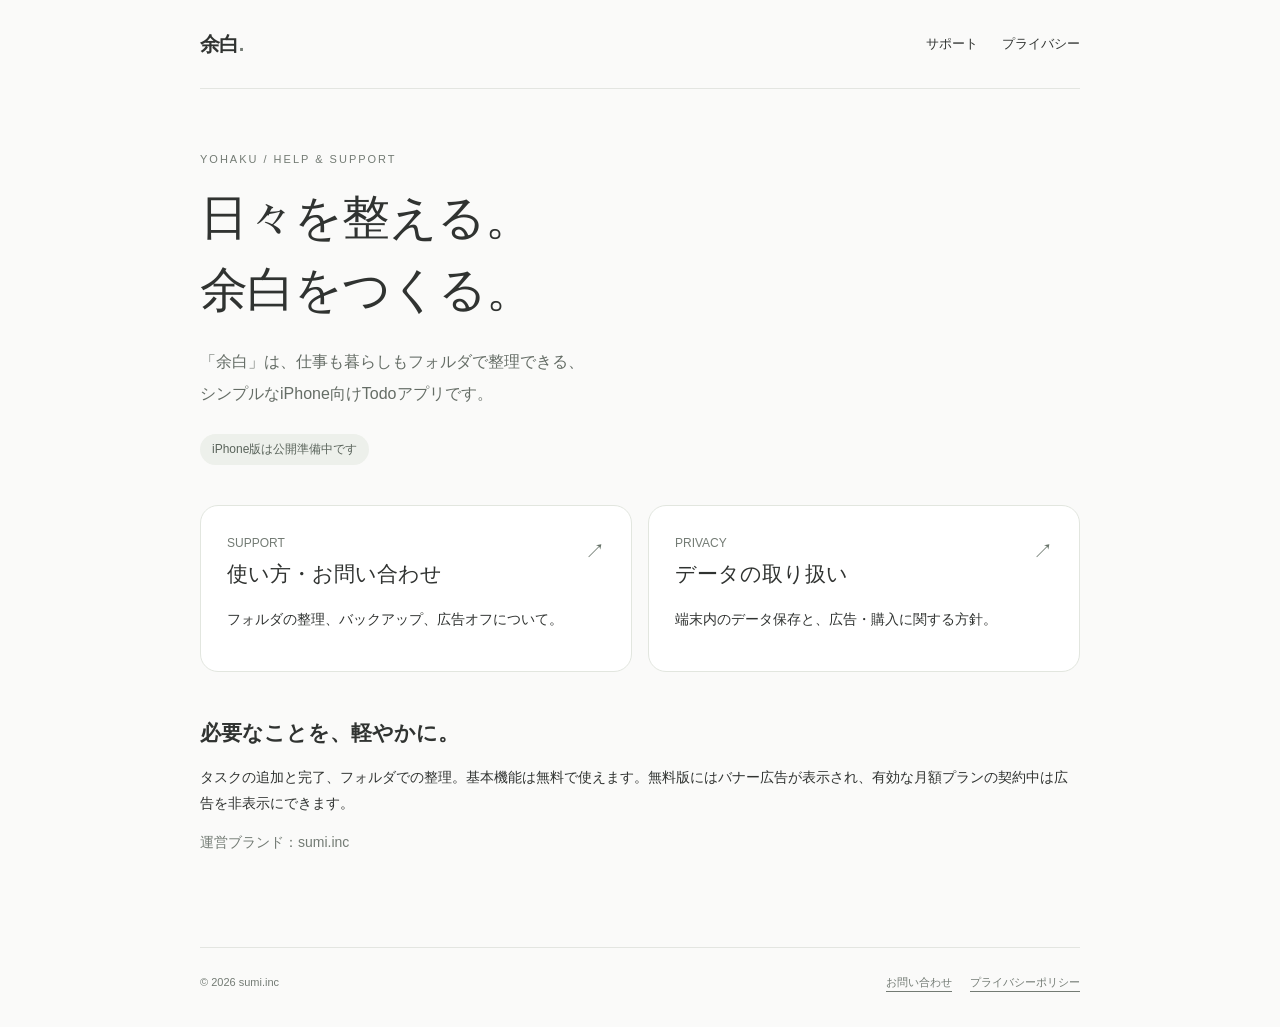
<file: docs/index.html>
<!doctype html><html lang="ja"><head><meta charset="utf-8"><meta name="viewport" content="width=device-width,initial-scale=1"><meta name="description" content="sumi.incが提供するiPhone向けTodoアプリ「余白」の使い方、お問い合わせ、プライバシーポリシー。"><meta name="color-scheme" content="light"><title>サポート | 余白 · sumi.inc</title><link rel="stylesheet" href="./style.css"><link rel="icon" href="./favicon.svg" type="image/svg+xml"></head><body><a class="skip" href="#main">本文へ移動</a><header><a class="brand" href="./">余白<span class="muted">.</span></a><nav aria-label="メインナビゲーション"><a href="./support/">サポート</a><a href="./privacy/">プライバシー</a></nav></header><main id="main"><section class="hero"><div class="eyebrow">Yohaku / Help &amp; Support</div><h1>日々を整える。<br>余白をつくる。</h1><p class="lead">「余白」は、仕事も暮らしもフォルダで整理できる、<br>シンプルなiPhone向けTodoアプリです。</p><span class="notice">iPhone版は公開準備中です</span></section><div class="links"><a class="card" href="support/"><span class="arrow" aria-hidden="true">↗</span><span>SUPPORT</span><strong>使い方・お問い合わせ</strong><p>フォルダの整理、バックアップ、広告オフについて。</p></a><a class="card" href="privacy/"><span class="arrow" aria-hidden="true">↗</span><span>PRIVACY</span><strong>データの取り扱い</strong><p>端末内のデータ保存と、広告・購入に関する方針。</p></a></div><section><h2>必要なことを、軽やかに。</h2><p>タスクの追加と完了、フォルダでの整理。基本機能は無料で使えます。無料版にはバナー広告が表示され、有効な月額プランの契約中は広告を非表示にできます。</p><p class="muted">運営ブランド：sumi.inc</p></section></main><footer><p>© 2026 sumi.inc</p><div class="footlinks"><a href="./support/">お問い合わせ</a><a href="./privacy/">プライバシーポリシー</a></div></footer></body></html>
</file>
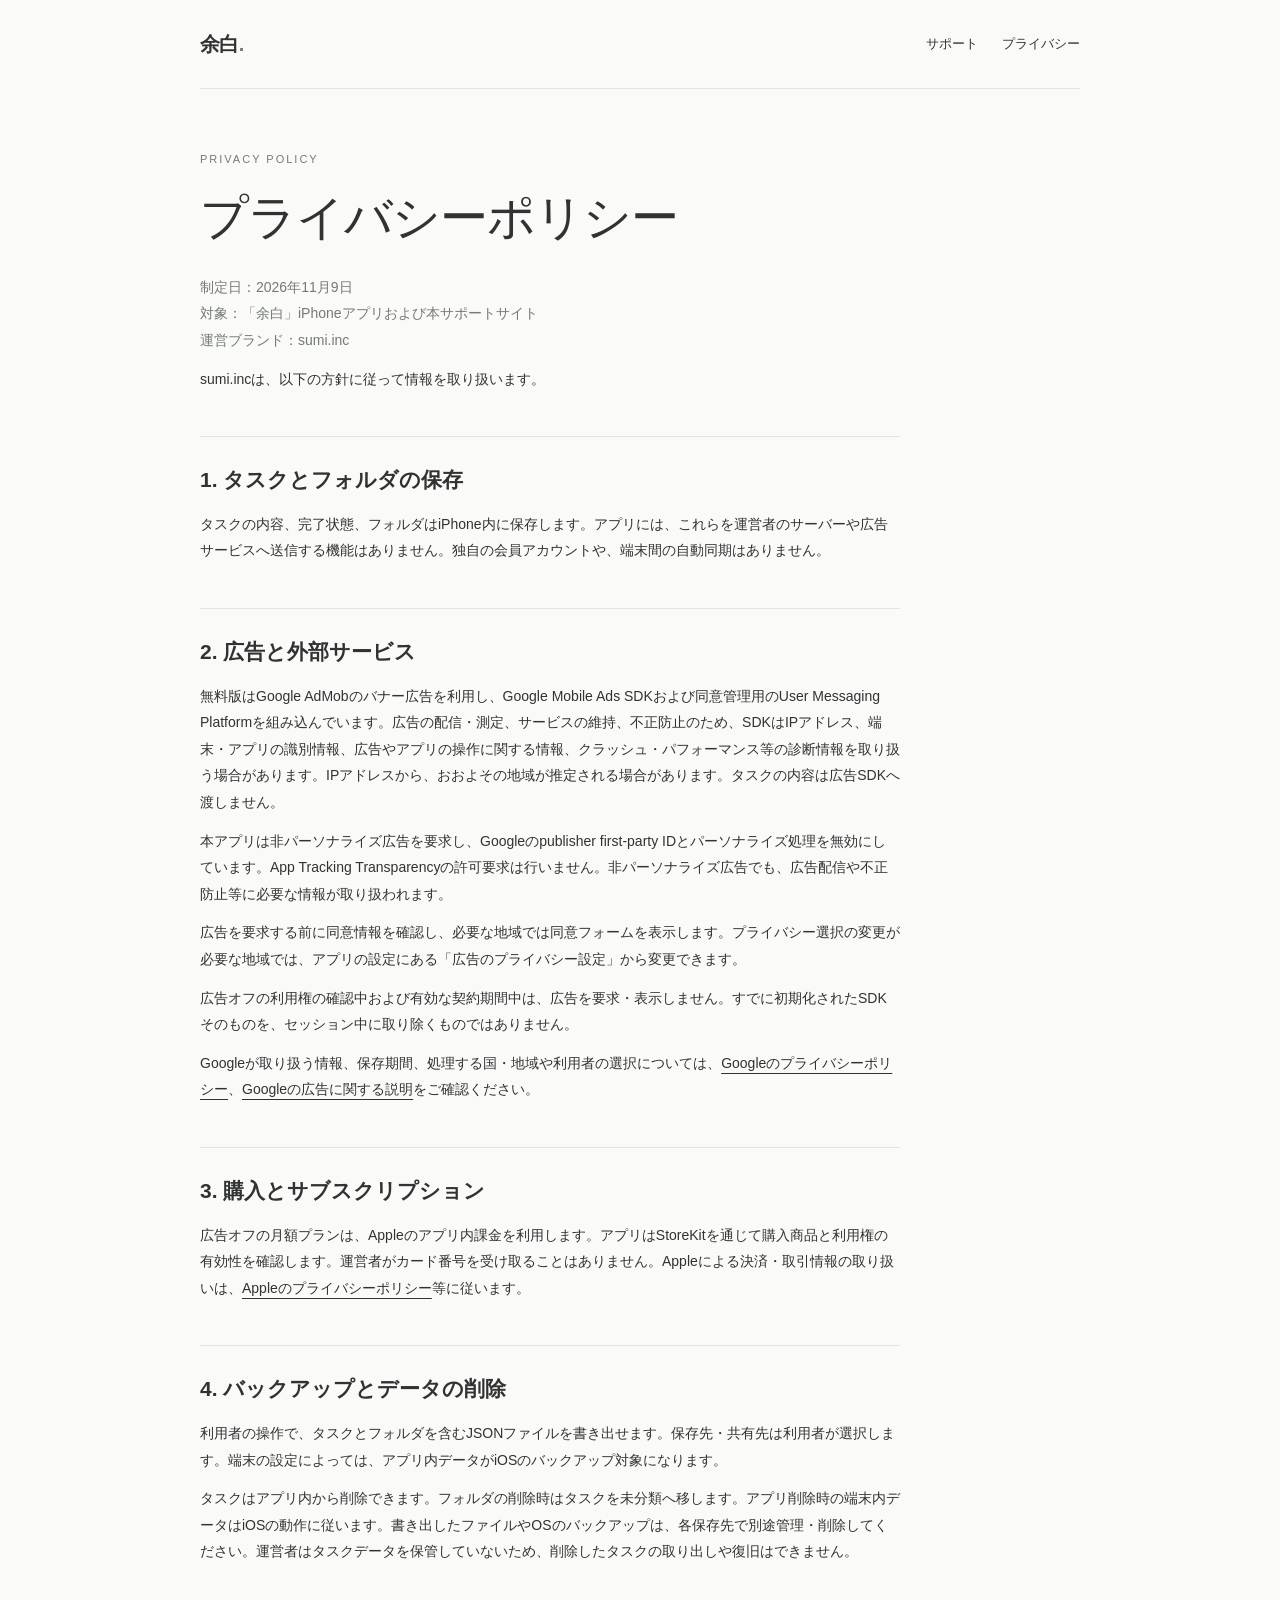
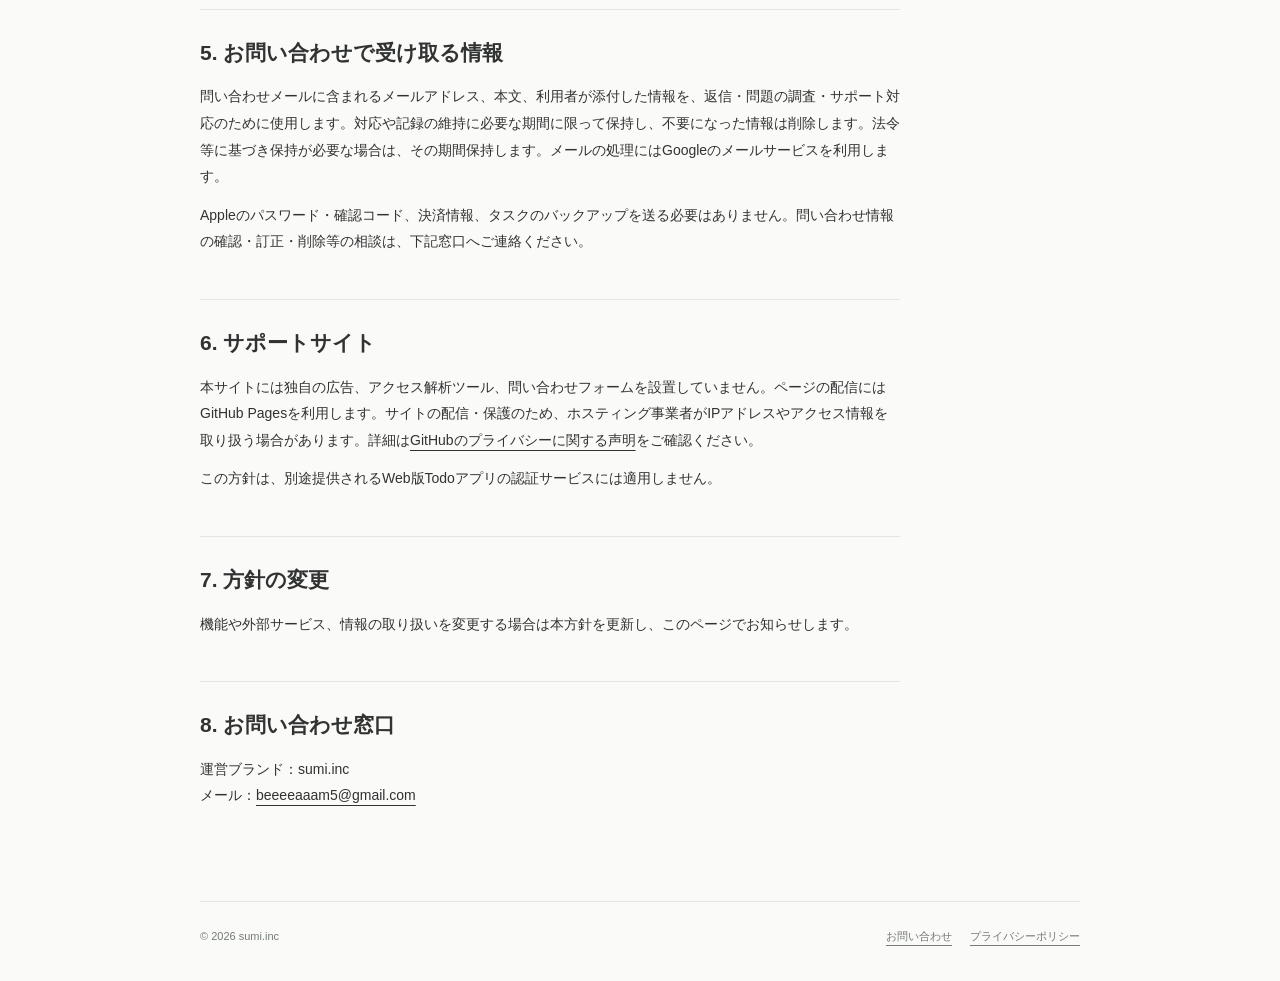
<file: docs/privacy/index.html>
<!doctype html><html lang="ja"><head><meta charset="utf-8"><meta name="viewport" content="width=device-width,initial-scale=1"><meta name="description" content="余白 iPhoneアプリの端末内保存、Google AdMob広告、Appleの購入、バックアップ、お問い合わせ情報の取り扱い。"><meta name="color-scheme" content="light"><title>プライバシーポリシー | 余白 · sumi.inc</title><link rel="stylesheet" href="../style.css"><link rel="icon" href="../favicon.svg" type="image/svg+xml"></head><body><a class="skip" href="#main">本文へ移動</a><header><a class="brand" href="../">余白<span class="muted">.</span></a><nav aria-label="メインナビゲーション"><a href="../support/">サポート</a><a href="../privacy/">プライバシー</a></nav></header><main id="main"><article class="policy"><div class="eyebrow">Privacy Policy</div><h1>プライバシーポリシー</h1><p class="muted">制定日：2026年11月9日<br>対象：「余白」iPhoneアプリおよび本サポートサイト<br>運営ブランド：sumi.inc</p><p>sumi.incは、以下の方針に従って情報を取り扱います。</p>
<h2>1. タスクとフォルダの保存</h2><p>タスクの内容、完了状態、フォルダはiPhone内に保存します。アプリには、これらを運営者のサーバーや広告サービスへ送信する機能はありません。独自の会員アカウントや、端末間の自動同期はありません。</p>
<h2>2. 広告と外部サービス</h2><p>無料版はGoogle AdMobのバナー広告を利用し、Google Mobile Ads SDKおよび同意管理用のUser Messaging Platformを組み込んでいます。広告の配信・測定、サービスの維持、不正防止のため、SDKはIPアドレス、端末・アプリの識別情報、広告やアプリの操作に関する情報、クラッシュ・パフォーマンス等の診断情報を取り扱う場合があります。IPアドレスから、おおよその地域が推定される場合があります。タスクの内容は広告SDKへ渡しません。</p><p>本アプリは非パーソナライズ広告を要求し、Googleのpublisher first-party IDとパーソナライズ処理を無効にしています。App Tracking Transparencyの許可要求は行いません。非パーソナライズ広告でも、広告配信や不正防止等に必要な情報が取り扱われます。</p><p>広告を要求する前に同意情報を確認し、必要な地域では同意フォームを表示します。プライバシー選択の変更が必要な地域では、アプリの設定にある「広告のプライバシー設定」から変更できます。</p><p>広告オフの利用権の確認中および有効な契約期間中は、広告を要求・表示しません。すでに初期化されたSDKそのものを、セッション中に取り除くものではありません。</p><p>Googleが取り扱う情報、保存期間、処理する国・地域や利用者の選択については、<a href="https://policies.google.com/privacy">Googleのプライバシーポリシー</a>、<a href="https://policies.google.com/technologies/ads">Googleの広告に関する説明</a>をご確認ください。</p>
<h2>3. 購入とサブスクリプション</h2><p>広告オフの月額プランは、Appleのアプリ内課金を利用します。アプリはStoreKitを通じて購入商品と利用権の有効性を確認します。運営者がカード番号を受け取ることはありません。Appleによる決済・取引情報の取り扱いは、<a href="https://www.apple.com/jp/legal/privacy/">Appleのプライバシーポリシー</a>等に従います。</p>
<h2>4. バックアップとデータの削除</h2><p>利用者の操作で、タスクとフォルダを含むJSONファイルを書き出せます。保存先・共有先は利用者が選択します。端末の設定によっては、アプリ内データがiOSのバックアップ対象になります。</p><p>タスクはアプリ内から削除できます。フォルダの削除時はタスクを未分類へ移します。アプリ削除時の端末内データはiOSの動作に従います。書き出したファイルやOSのバックアップは、各保存先で別途管理・削除してください。運営者はタスクデータを保管していないため、削除したタスクの取り出しや復旧はできません。</p>
<h2>5. お問い合わせで受け取る情報</h2><p>問い合わせメールに含まれるメールアドレス、本文、利用者が添付した情報を、返信・問題の調査・サポート対応のために使用します。対応や記録の維持に必要な期間に限って保持し、不要になった情報は削除します。法令等に基づき保持が必要な場合は、その期間保持します。メールの処理にはGoogleのメールサービスを利用します。</p><p>Appleのパスワード・確認コード、決済情報、タスクのバックアップを送る必要はありません。問い合わせ情報の確認・訂正・削除等の相談は、下記窓口へご連絡ください。</p>
<h2>6. サポートサイト</h2><p>本サイトには独自の広告、アクセス解析ツール、問い合わせフォームを設置していません。ページの配信にはGitHub Pagesを利用します。サイトの配信・保護のため、ホスティング事業者がIPアドレスやアクセス情報を取り扱う場合があります。詳細は<a href="https://docs.github.com/ja/site-policy/privacy-policies/github-general-privacy-statement">GitHubのプライバシーに関する声明</a>をご確認ください。</p><p>この方針は、別途提供されるWeb版Todoアプリの認証サービスには適用しません。</p>
<h2>7. 方針の変更</h2><p>機能や外部サービス、情報の取り扱いを変更する場合は本方針を更新し、このページでお知らせします。</p>
<h2>8. お問い合わせ窓口</h2><p>運営ブランド：sumi.inc<br>メール：<a href="mailto:beeeeaaam5@gmail.com">beeeeaaam5@gmail.com</a></p></article></main><footer><p>© 2026 sumi.inc</p><div class="footlinks"><a href="../support/">お問い合わせ</a><a href="../privacy/">プライバシーポリシー</a></div></footer></body></html>
</file>
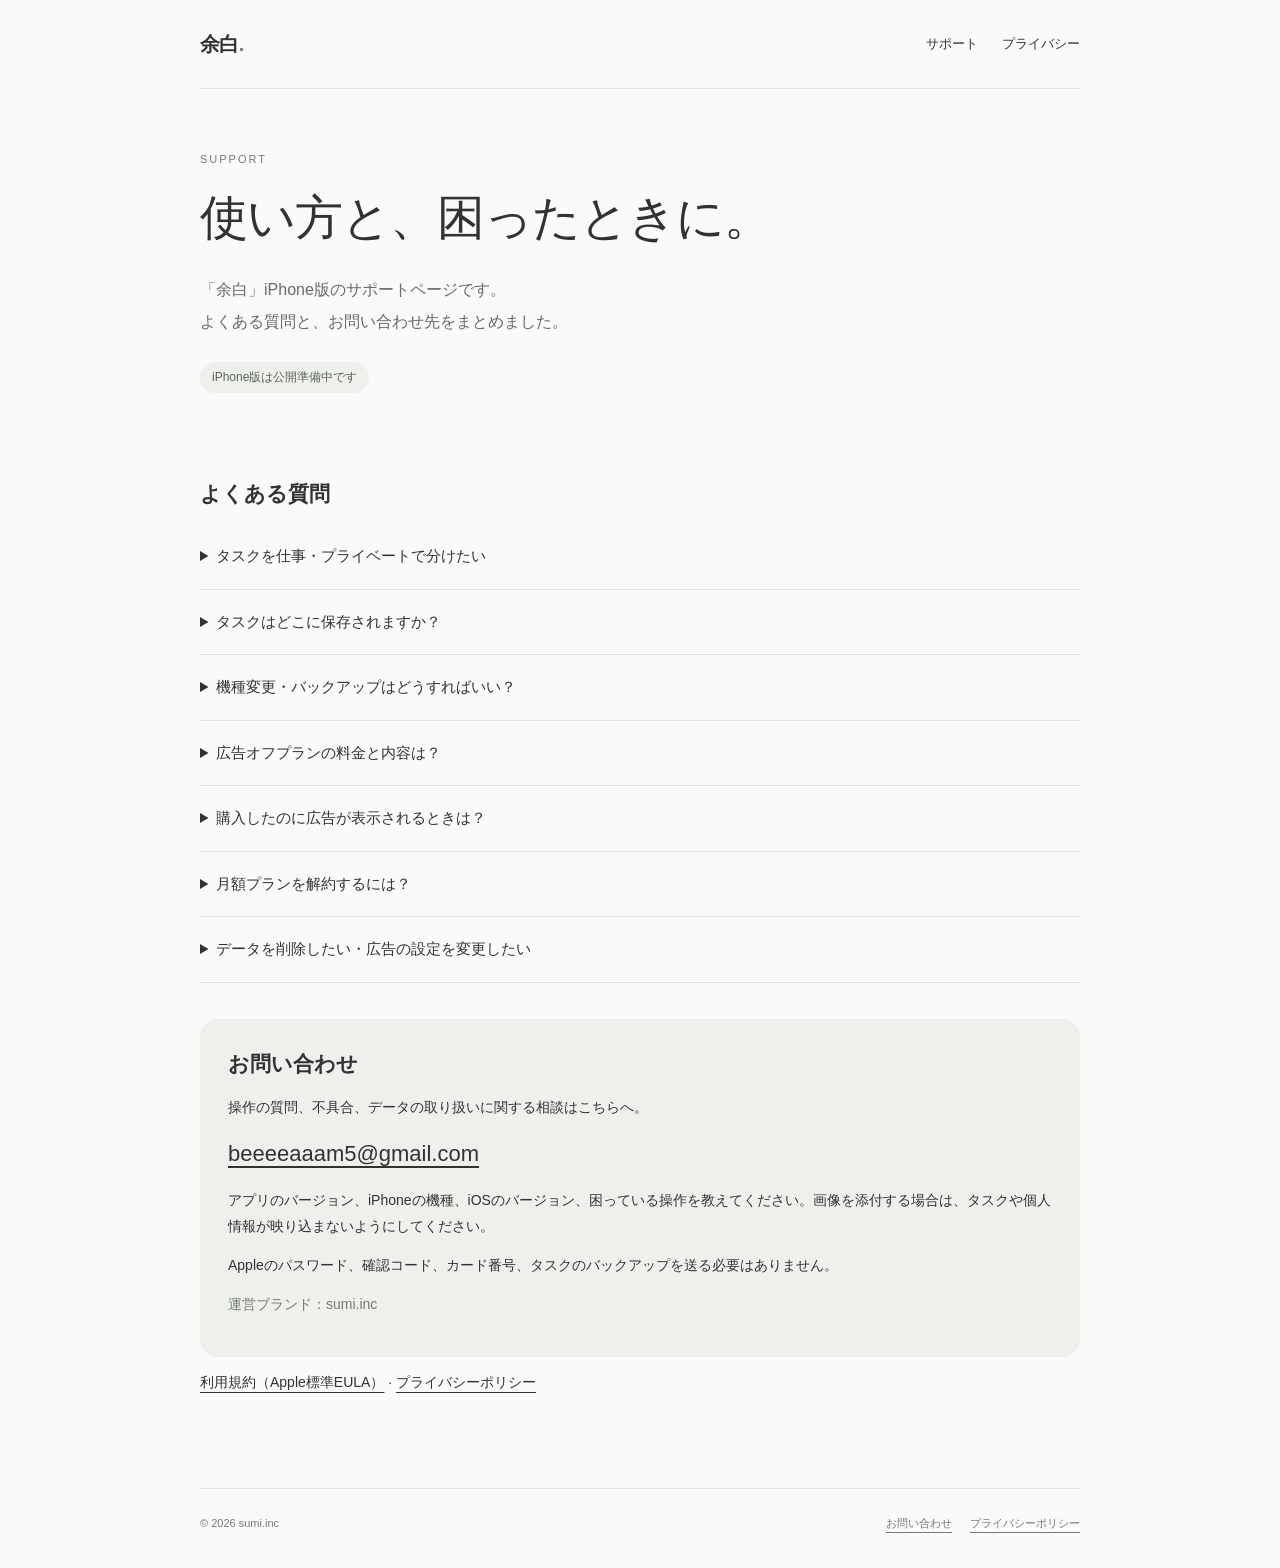
<file: docs/support/index.html>
<!doctype html><html lang="ja"><head><meta charset="utf-8"><meta name="viewport" content="width=device-width,initial-scale=1"><meta name="description" content="余白のフォルダ整理、バックアップ、広告オフ月額プラン、購入復元・解約の方法とお問い合わせ先。"><meta name="color-scheme" content="light"><title>使い方・お問い合わせ | 余白 · sumi.inc</title><link rel="stylesheet" href="../style.css"><link rel="icon" href="../favicon.svg" type="image/svg+xml"></head><body><a class="skip" href="#main">本文へ移動</a><header><a class="brand" href="../">余白<span class="muted">.</span></a><nav aria-label="メインナビゲーション"><a href="../support/">サポート</a><a href="../privacy/">プライバシー</a></nav></header><main id="main"><section class="hero"><div class="eyebrow">Support</div><h1>使い方と、困ったときに。</h1><p class="lead">「余白」iPhone版のサポートページです。<br>よくある質問と、お問い合わせ先をまとめました。</p><span class="notice">iPhone版は公開準備中です</span></section><section aria-labelledby="faq"><h2 id="faq">よくある質問</h2>
<details><summary>タスクを仕事・プライベートで分けたい</summary><p>フォルダを追加して、用途に合わせた名前を付けられます。タスクの編集からフォルダを変更できます。フォルダを削除しても、タスクは未分類に移り、残ります。</p></details>
<details><summary>タスクはどこに保存されますか？</summary><p>iPhoneのアプリ内に保存されます。アカウント登録は不要です。端末間の自動同期には対応していません。基本のタスク操作はオフラインで使えます。</p></details>
<details><summary>機種変更・バックアップはどうすればいい？</summary><p>設定のバックアップからJSONファイルを書き出し、新しい端末で読み込めます。削除や機種変更の前に、必要なデータを書き出してください。読み込みは現在のデータを置き換えるため、読み込み先のデータも先に保存してください。Web版からの自動移行はありません。</p></details>
<details><summary>広告オフプランの料金と内容は？</summary><p>日本では月額250円、1か月ごとの自動更新です。有効な契約期間中はバナー広告を非表示にします。タスクやフォルダなどの基本機能は無料版でも使えます。実際の価格と期間は、購入前のApp Store確認画面で確認できます。広告・購入・復元には通信が必要です。</p></details>
<details><summary>購入したのに広告が表示されるときは？</summary><p>購入したApple Accountを使用していることを確認し、通信できる状態で、アプリの設定から「購入を復元」を選んでください。解決しない場合は、下記の窓口へお問い合わせください。</p></details>
<details><summary>月額プランを解約するには？</summary><p>iPhoneの「設定」→自分の名前→「サブスクリプション」から余白を選び、解約できます。アプリ内の「サブスクリプションを管理」からも開けます。アプリを削除しても契約は解約されません。解約後も、有効期間の終了までは広告オフが続きます。</p><p><a href="https://apps.apple.com/account/subscriptions">Appleのサブスクリプション管理を開く</a></p></details>
<details><summary>データを削除したい・広告の設定を変更したい</summary><p>タスクはアプリ内から削除できます。アプリを削除した場合の端末内データは、iOSの動作に従って削除されます。書き出したファイルやOSのバックアップは、各保存先で別途管理してください。広告のプライバシー選択が必要な地域では、設定に表示される「広告のプライバシー設定」から変更できます。</p></details></section>
<section class="contact"><h2>お問い合わせ</h2><p>操作の質問、不具合、データの取り扱いに関する相談はこちらへ。</p><a class="mail" href="mailto:beeeeaaam5@gmail.com">beeeeaaam5@gmail.com</a><p>アプリのバージョン、iPhoneの機種、iOSのバージョン、困っている操作を教えてください。画像を添付する場合は、タスクや個人情報が映り込まないようにしてください。</p><p>Appleのパスワード、確認コード、カード番号、タスクのバックアップを送る必要はありません。</p><p class="muted">運営ブランド：sumi.inc</p></section><p><a href="https://www.apple.com/legal/internet-services/itunes/dev/stdeula/">利用規約（Apple標準EULA）</a> · <a href="../privacy/">プライバシーポリシー</a></p></main><footer><p>© 2026 sumi.inc</p><div class="footlinks"><a href="../support/">お問い合わせ</a><a href="../privacy/">プライバシーポリシー</a></div></footer></body></html>
</file>
<file: docs/style.css>
*{box-sizing:border-box}html{scroll-behavior:smooth}body{margin:0;background:#fafaf9;color:#303331;font-family:-apple-system,BlinkMacSystemFont,"Hiragino Sans","Noto Sans JP",sans-serif;line-height:1.9;-webkit-font-smoothing:antialiased}a{color:inherit;text-underline-offset:5px}a:hover{color:#68746a}a:focus-visible,summary:focus-visible{outline:2px solid #303331;outline-offset:5px}.skip{position:absolute;top:-100px}.skip:focus{top:8px;background:white;padding:8px;z-index:2}header,main,footer{width:min(100% - 40px,880px);margin:auto}header{display:flex;justify-content:space-between;align-items:center;gap:20px;padding:25px 0;border-bottom:1px solid #e3e5e1}header .brand{font-size:20px;font-weight:650;text-decoration:none;letter-spacing:-.6px}nav{display:flex;gap:24px;font-size:13px}nav a{text-decoration:none}main{padding:60px 0 80px}.eyebrow{font-size:11px;color:#737b74;letter-spacing:2px;text-transform:uppercase}h1{font-size:clamp(30px,7vw,48px);font-weight:550;line-height:1.5;letter-spacing:-1px;margin:12px 0 20px}h2{font-size:21px;font-weight:600;line-height:1.6;margin:44px 0 14px}h3{font-size:16px;margin:24px 0 8px}p,li{font-size:14px}p{margin:12px 0}ul,ol{padding-left:22px}.lead{font-size:16px;line-height:2;color:#656d66;max-width:600px}.muted{color:#737b74}.hero{padding-bottom:40px}.notice{display:inline-block;background:#edf0eb;color:#5a645b;font-size:12px;padding:4px 12px;border-radius:20px;margin-top:12px}.links{display:grid;grid-template-columns:1fr 1fr;gap:16px}.card{background:#fff;border:1px solid #e2e6df;border-radius:18px;padding:26px;text-decoration:none;display:block}.card span{display:block;font-size:12px;color:#737b74}.card strong{font-size:21px;font-weight:550}.card .arrow{float:right;font-size:20px;color:#68746a}.card:hover{border-color:#aeb9ae}.contact{background:#eef1eb;border-radius:18px;padding:28px;margin-top:36px}.contact h2{margin-top:0}.mail{font-size:clamp(16px,4vw,22px);overflow-wrap:anywhere}.button{display:inline-block;background:#303632;color:#fff;border-radius:10px;padding:10px 18px;text-decoration:none;font-size:14px;margin-top:12px}.button:hover{background:#4a554b;color:#fff}details{border-bottom:1px solid #e2e6df;padding:18px 0}summary{font-size:15px;font-weight:550;cursor:pointer;padding-right:16px}details p{color:#626a63;padding-right:18px}.policy{max-width:700px}.policy h2{border-top:1px solid #e2e6df;padding-top:26px}.policy a{overflow-wrap:anywhere}footer{border-top:1px solid #e3e5e1;padding:24px 0 34px;display:flex;justify-content:space-between;gap:20px;color:#737b74;font-size:11px}footer p{font-size:11px;margin:0}.footlinks{display:flex;gap:18px;flex-wrap:wrap}@media(max-width:560px){header,main,footer{width:calc(100% - 36px)}header{padding:18px 0}nav{gap:16px;font-size:12px}main{padding:40px 0 60px}.links{grid-template-columns:1fr}.card{padding:22px}.contact{padding:22px}footer{flex-direction:column;gap:12px}h2{font-size:19px;margin-top:36px}}@media(prefers-reduced-motion:reduce){html{scroll-behavior:auto}}
</file>
